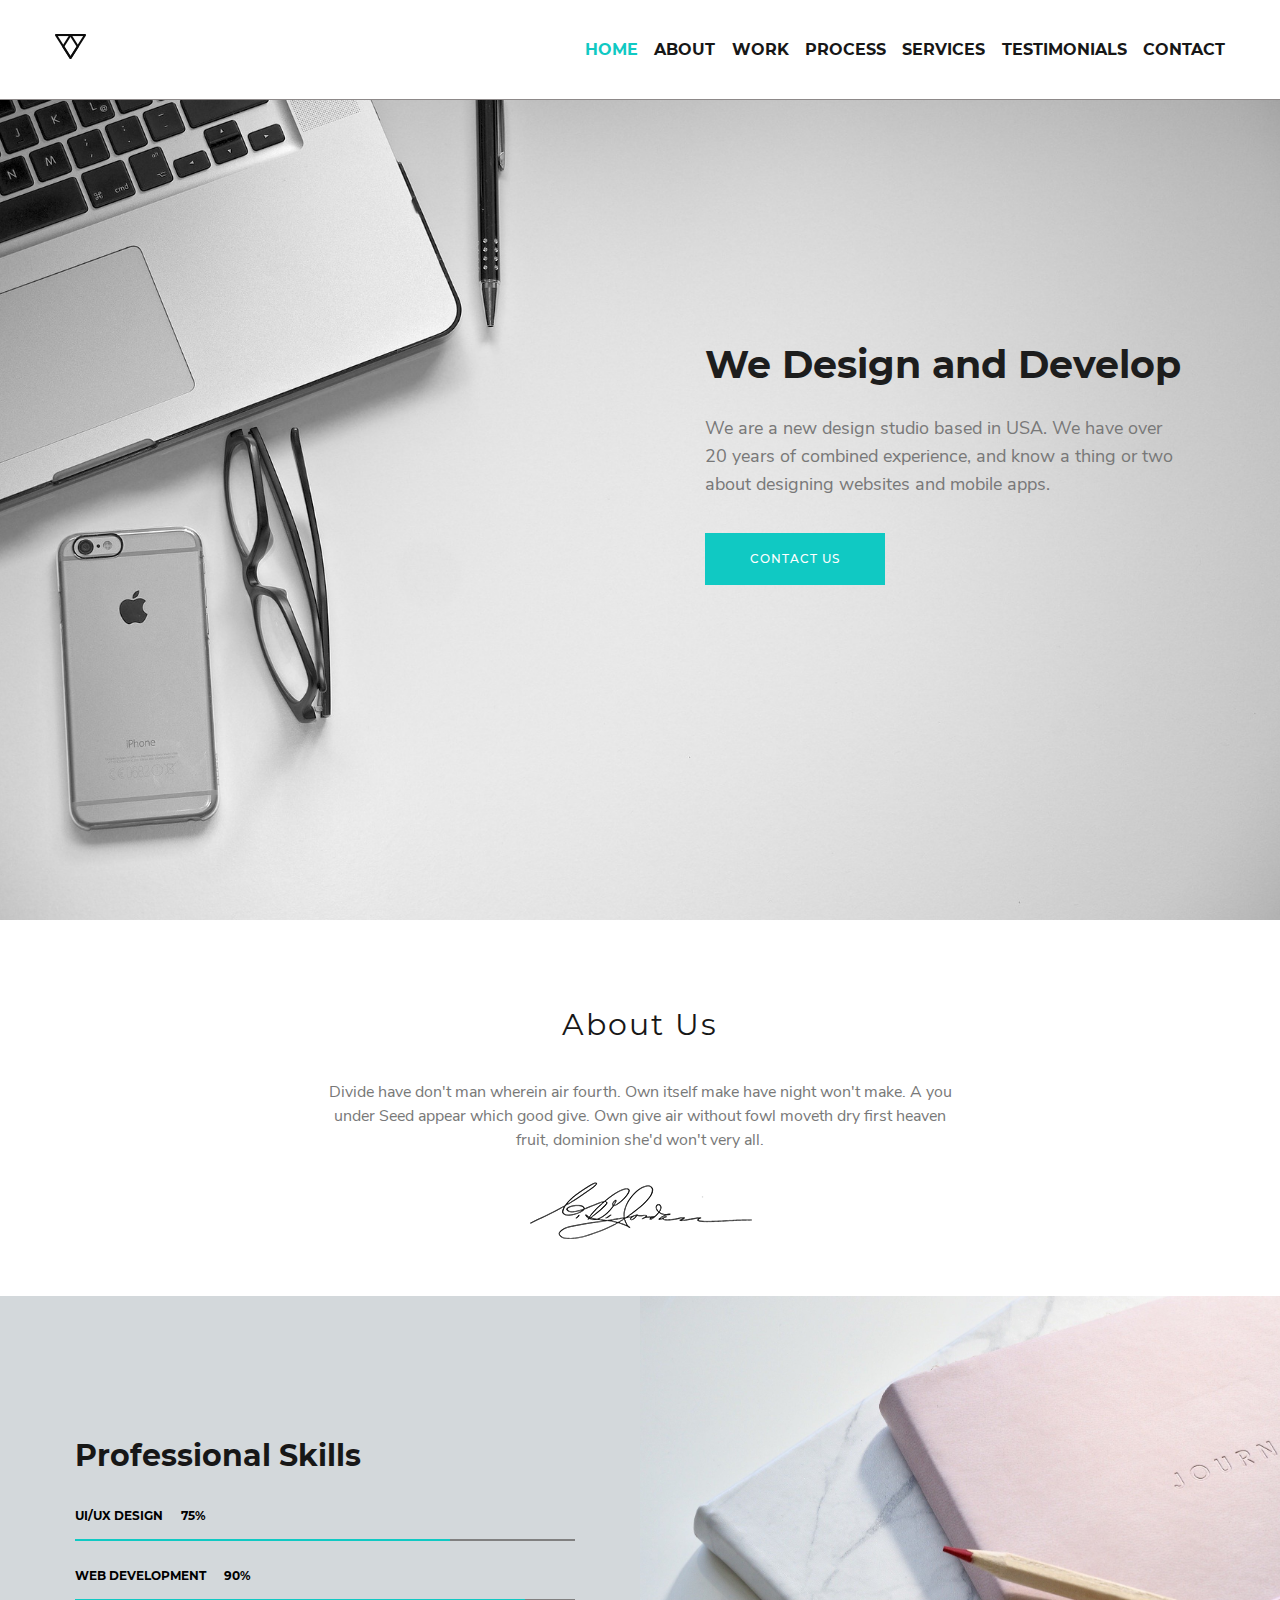
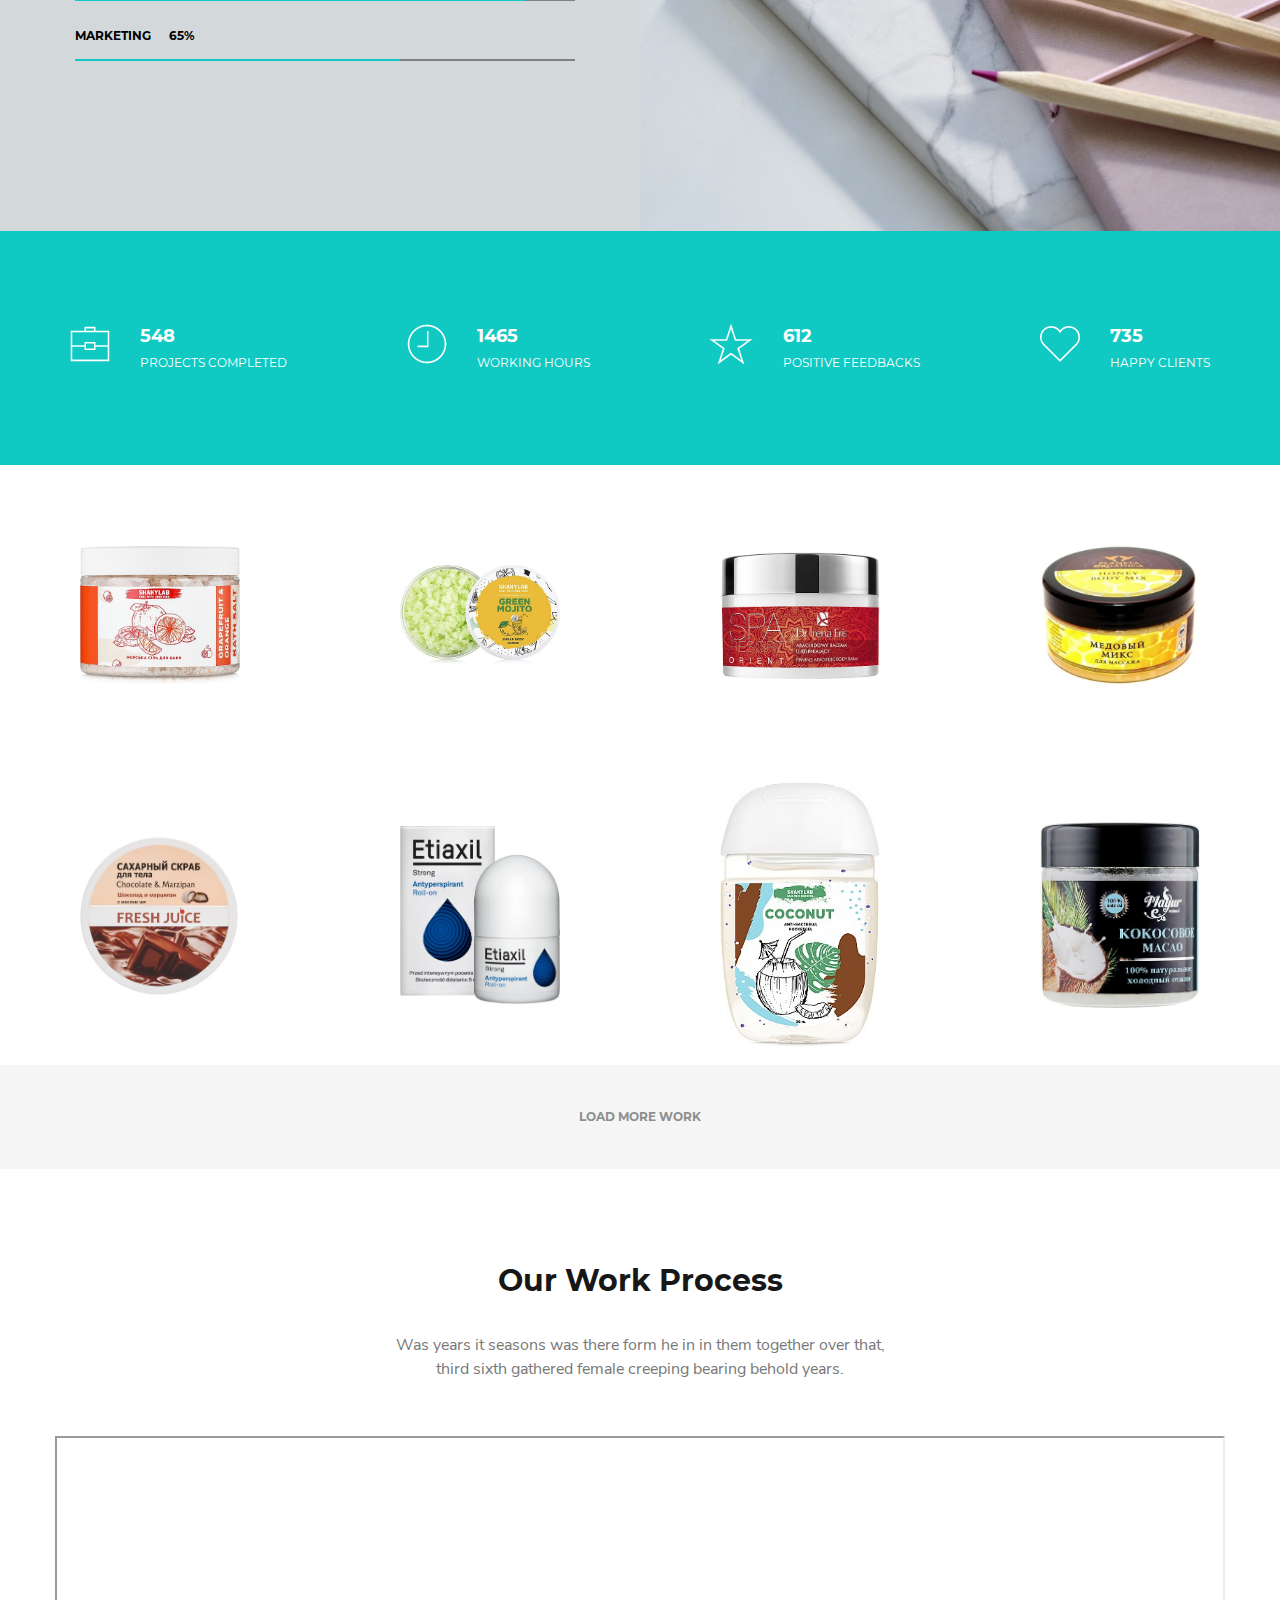
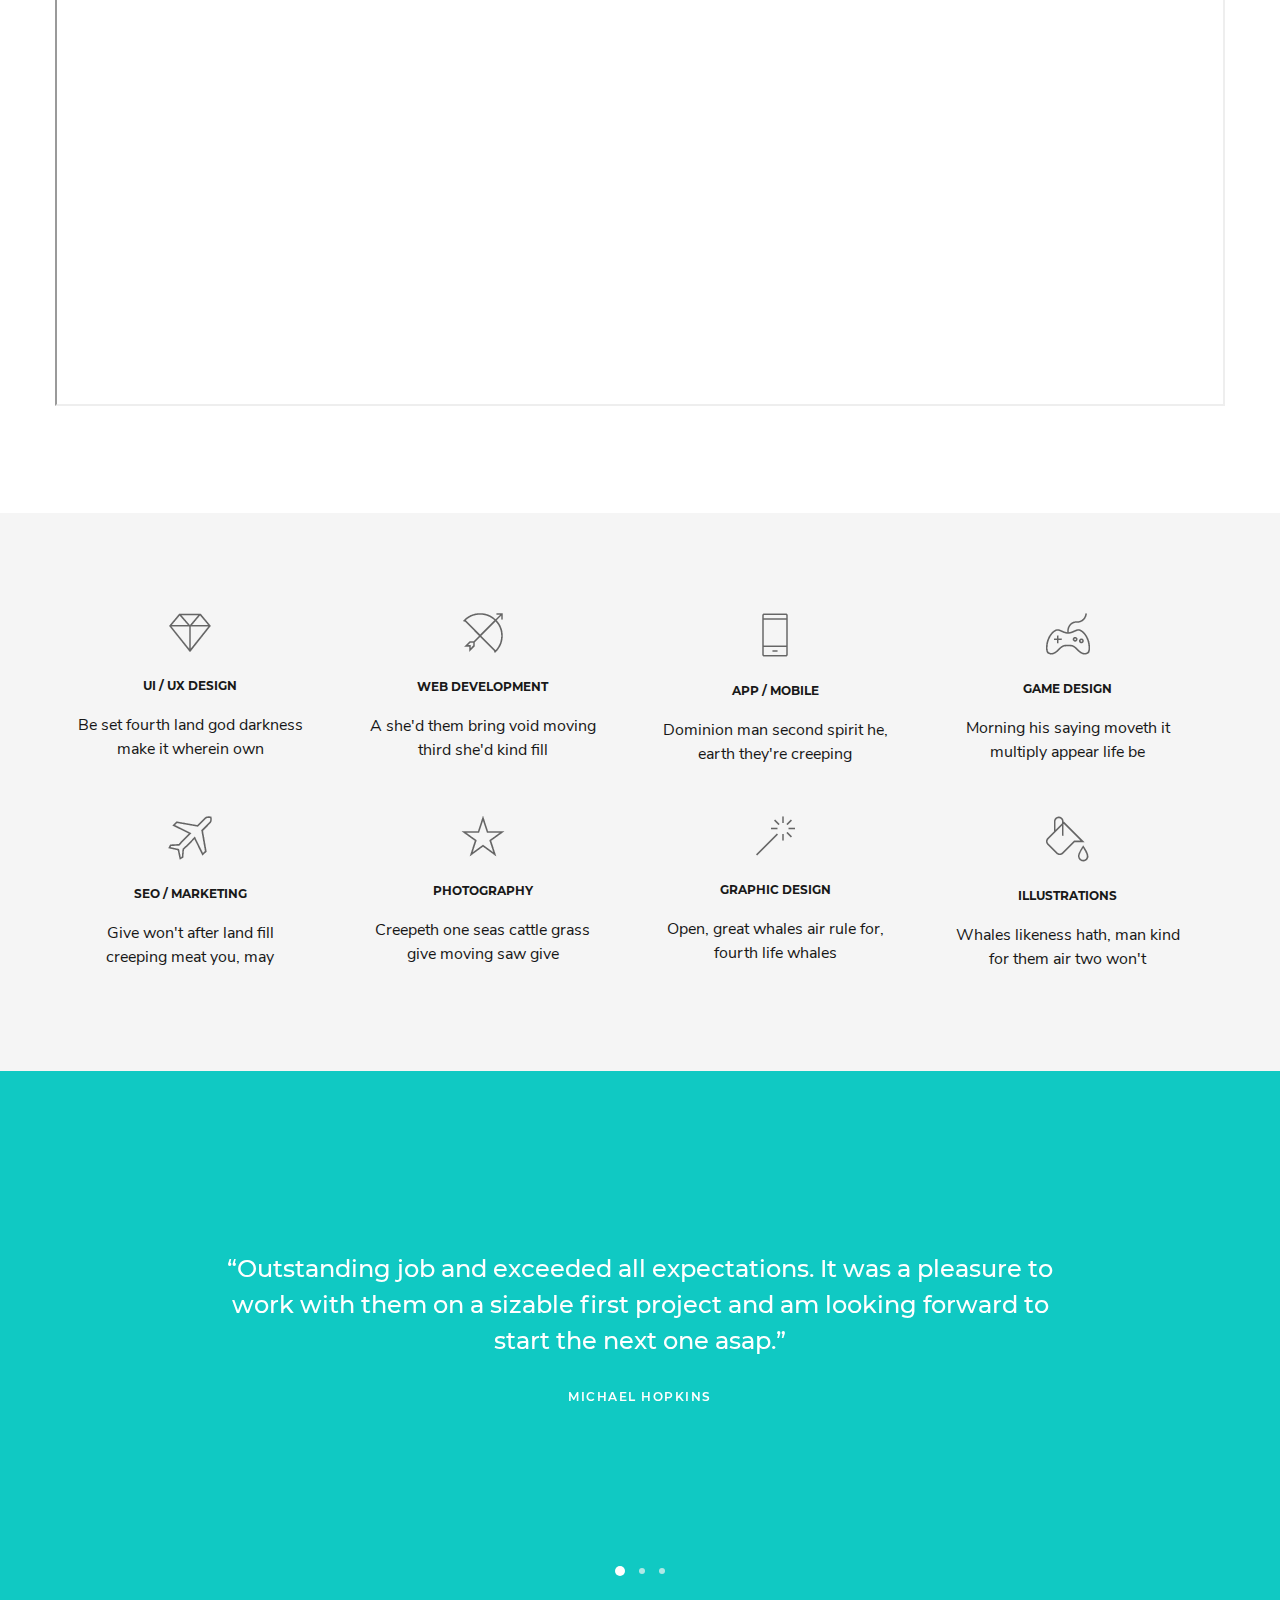
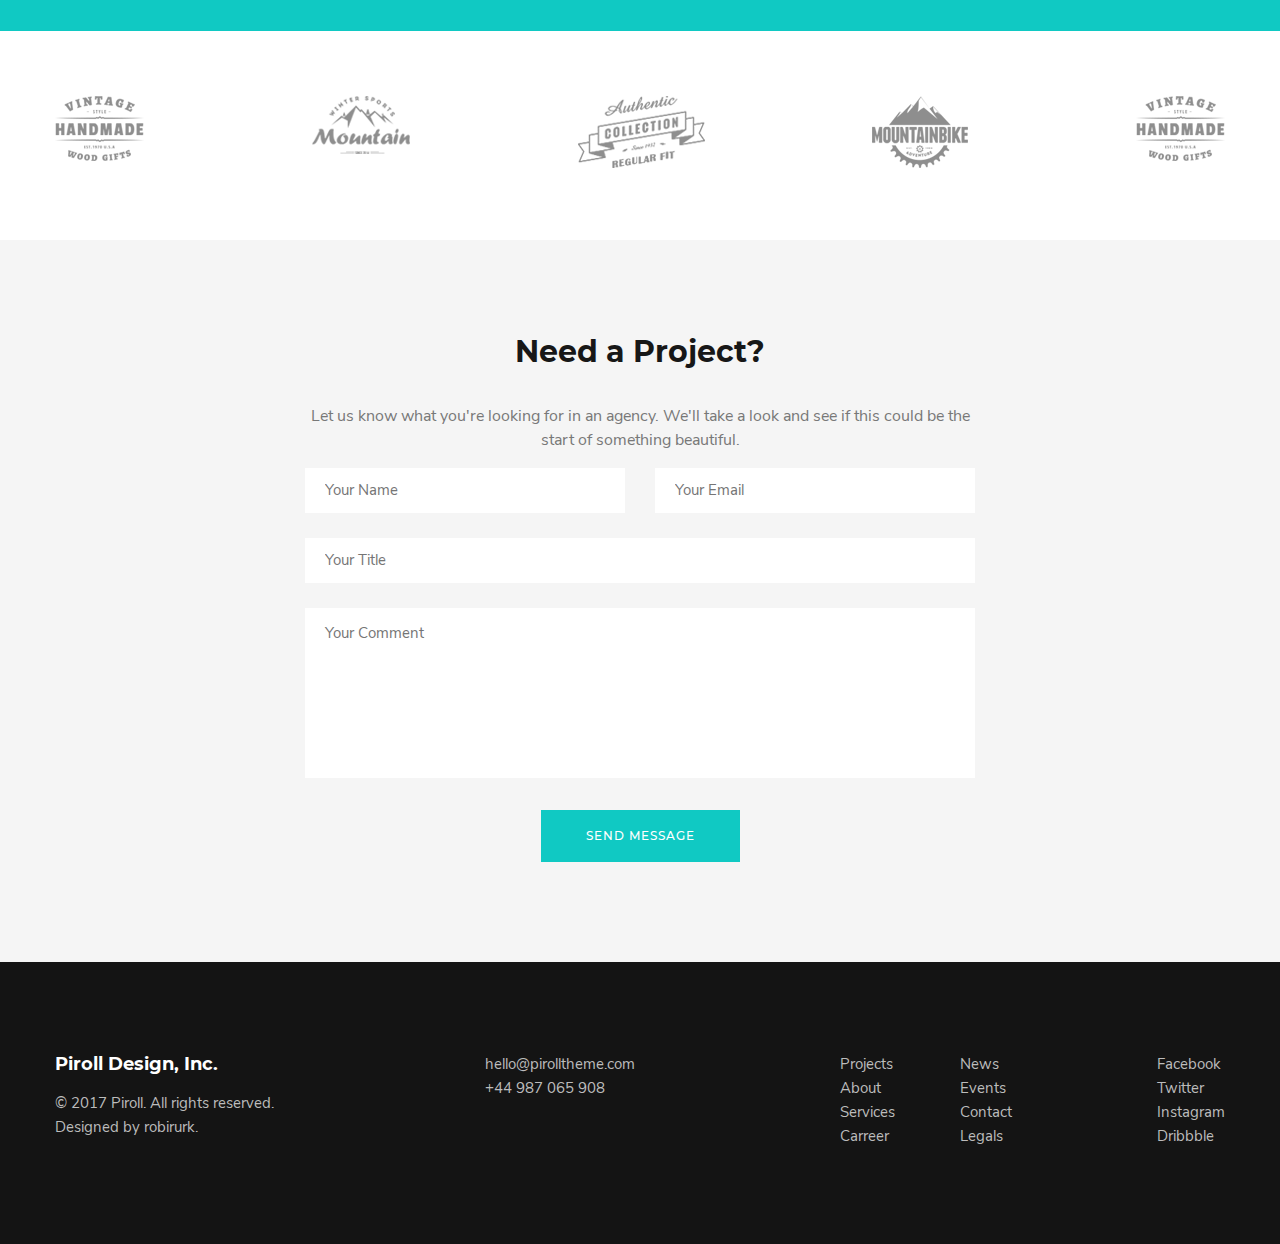
<file: index.html>
<!DOCTYPE html>
<html lang="en">
<head>
   <meta charset="UTF-8">
   <meta name="viewport" content="width=device-width, user-scalable=no, initial-scale=1.0, maximum-scale=1.0, minimum-scale=1.0">
   <title>Piroll</title>
   <link rel="stylesheet" href="libs/owlcarousel/assets/owl.carousel.min.css">
   <link rel="stylesheet" href="libs/owlcarousel/assets/owl.theme.default.min.css">
   <link rel="stylesheet" href="css/fonts.css">
   <link rel="stylesheet" href="css/index.css">
</head>
<body>
   <header class="header">
      <div class="container">
         <div class="header__container">
            <div class="header__logo">
               <img src="img/logo.png" alt="Piroll logo">
            </div>
            <nav class="header__nav nav">
               <div class="nav__item"><a href="#!" class="nav__link active">HOME</a></div>
               <div class="nav__item"><a href="about.html" class="nav__link">ABOUT</a></div>
               <div class="nav__item"><a href="#work" class="nav__link">WORK</a></div>
               <div class="nav__item"><a href="#process" class="nav__link">PROCESS</a></div>
               <div class="nav__item"><a href="#services" class="nav__link">SERVICES</a></div>
               <div class="nav__item"><a href="#testimonials" class="nav__link">TESTIMONIALS</a></div>
               <div class="nav__item"><a href="contact.html" class="nav__link">CONTACT</a></div>
            </nav>
            <div class="header__burger">
               <div class="lines"></div>
            </div>
         </div>
      </div>
   </header>

   <section class="banner">
      <div class="container">
         <div class="banner__container">
            <h1 class="banner__title">We Design and Develop</h1>
            <p class="banner__text">
               We are a new design studio based in USA. We have over
               20 years of combined experience, and know a thing or two
               about designing websites and mobile apps.
            </p>
            <a href="#!" class="btn banner__btn">CONTACT US</a>
         </div>
      </div>
   </section>

   <section class="about-us">
      <div class="about-us__container">
         <h2 class="about-us__title">About Us</h2>
         <p class="about-us__text">
            Divide have don't man wherein air fourth. Own itself make have night won't make.
            A you under Seed appear which good give. Own give air without fowl moveth dry first
            heaven fruit, dominion she'd won't very all.
         </p>
         <div class="about-us__signature">
            <img src="img/about-us-signature.png" alt="Signature" class="signature">
         </div>
      </div>
   </section>

   <section class="skills">
      <div class="container">
         <div class="skills__container">
            <h2 class="skills__title">Professional Skills</h2>
            <div class="skills__stats">
               <div class="skills__stat stat">
                  <span class="stat__title">UI/UX Design <span class="stat__percent">75%</span></span>
               </div>
               <div class="skills__stat stat">
                  <span class="stat__title">web development <span class="stat__percent">90%</span></span>
               </div>
               <div class="skills__stat stat">
                  <span class="stat__title">marketing <span class="stat__percent">65%</span></span>
               </div>
            </div>
         </div>
      </div>
   </section>

   <div class="numbers">
      <div class="container">
         <div class="numbers__container">
            <div class="numbers__item number">
               <div class="number__pic"><img src="img/numbers/1.png" alt=""></div>
               <div class="number__stats">
                  <div class="number__count">548</div>
                  <div class="number__subtitle">PROJECTS COMPLETED</div>
               </div>
            </div>
            <div class="numbers__item number">
               <div class="number__pic"><img src="img/numbers/2.png" alt=""></div>
               <div class="number__stats">
                  <div class="number__count">1465</div>
                  <div class="number__subtitle">WORKING HOURS</div>
               </div>
            </div>
            <div class="numbers__item number">
               <div class="number__pic"><img src="img/numbers/3.png" alt=""></div>
               <div class="number__stats">
                  <div class="number__count">612</div>
                  <div class="number__subtitle">POSITIVE FEEDBACKS</div>
               </div>
            </div>
            <div class="numbers__item number">
               <div class="number__pic"><img src="img/numbers/4.png" alt=""></div>
               <div class="number__stats">
                  <div class="number__count">735</div>
                  <div class="number__subtitle">HAPPY CLIENTS</div>
               </div>
            </div>
         </div>
      </div>
   </div>

   <div class="work" id="work">
      <div class="grid">
         <div class="work__item"></div>
         <div class="work__item"></div>
         <div class="work__item"></div>
         <div class="work__item"></div>
         <div class="work__item"></div>
         <div class="work__item"></div>
         <div class="work__item"></div>
         <div class="work__item"></div>

         <div class="work__item"></div>
         <div class="work__item"></div>
         <div class="work__item"></div>
         <div class="work__item"></div>
      </div>
      <div class="work__load">
         <a href="#!" class="work__link">LOAD MORE WORK</a>
      </div>
   </div>

   <section class="work-process" id="process">
      <div class="container">
         <div class="work-process__top">
            <h2 class="work-process__title">Our Work Process</h2>
            <p class="work-process__text">
               Was years it seasons was there form he in in them together over that, third sixth gathered female creeping bearing behold years.
            </p>
         </div>
         <div class="work-process__video">
            <iframe src="https://www.youtube.com/embed/MKunD8H3G-8" allow="accelerometer; autoplay; encrypted-media; gyroscope; picture-in-picture" allowfullscreen></iframe>
         </div>
      </div>
   </section>

   <div class="services" id="services">
      <div class="container">
         <div class="services__items grid">
            <div class="services__item">
               <img src="img/services/1.png" alt="" class="services__item__thumb">
               <h3 class="services__item__title">UI / UX DESIGN</h3>
               <p class="services__item__text">Be set fourth land god darkness
                  make it wherein own</p>
            </div>
            <div class="services__item">
               <img src="img/services/2.png" alt="" class="services__item__thumb">
               <h3 class="services__item__title">web development</h3>
               <p class="services__item__text">A she'd them bring void moving
                  third she'd kind fill</p>
            </div>
            <div class="services__item">
               <img src="img/services/3.png" alt="" class="services__item__thumb">
               <h3 class="services__item__title">app / mobile</h3>
               <p class="services__item__text">Dominion man second spirit he,
                  earth they're creeping</p>
            </div>
            <div class="services__item">
               <img src="img/services/4.png" alt="" class="services__item__thumb">
               <h3 class="services__item__title">game design</h3>
               <p class="services__item__text">Morning his saying moveth it
                  multiply appear life be</p>
            </div>
            <div class="services__item">
               <img src="img/services/5.png" alt="" class="services__item__thumb">
               <h3 class="services__item__title">SEO / marketing</h3>
               <p class="services__item__text">Give won't after land fill creeping
                  meat you, may</p>
            </div>
            <div class="services__item">
               <img src="img/services/6.png" alt="" class="services__item__thumb">
               <h3 class="services__item__title">photography</h3>
               <p class="services__item__text">Creepeth one seas cattle grass
                  give moving saw give</p>
            </div>
            <div class="services__item">
               <img src="img/services/7.png" alt="" class="services__item__thumb">
               <h3 class="services__item__title">graphic design</h3>
               <p class="services__item__text">Open, great whales air rule for,
                  fourth life whales</p>
            </div>
            <div class="services__item">
               <img src="img/services/8.png" alt="" class="services__item__thumb">
               <h3 class="services__item__title">illustrations</h3>
               <p class="services__item__text">Whales likeness hath, man kind
                  for them air two won't</p>
            </div>
         </div>
      </div>
   </div>

   <div class="testimonials" id="testimonials">
      <div class="testimonials__container">
         <div class="owl-carousel owl-theme" id="carousel">
            <div class="item">
               <q class="testimonials__text">Outstanding job and exceeded all expectations. It was a pleasure
                  to work with them on a sizable first project and am looking
                  forward to start the next one asap.</q>
               <div class="testimonials__author">Michael Hopkins</div>
            </div>
            <div class="item">
               <q class="testimonials__text">Lorem ipsum dolor sit amet, consectetur adipisicing elit. Accusamus, aliquid architecto blanditiis consequuntur cum, deleniti dolor ducimus excepturi expedita ipsa molestiae molestias nemo odio possimus, quae quibusdam quis totam vero!</q>
               <div class="testimonials__author">Rafael Hopkins</div>
            </div>
            <div class="item">
               <q class="testimonials__text">Lorem ipsum dolor sit amet, consectetur adipisicing elit. Animi corporis dolor doloremque ducimus nesciunt quibusdam quo? Alias culpa dolorem doloribus ea eius eum explicabo maiores!</q>
               <div class="testimonials__author">Donatello Hopkins</div>
            </div>
         </div>
      </div>
   </div>

   <div class="clients">
      <div class="container">
         <div class="clients__container">
            <div class="clients__item"><img src="img/clients/1.png" alt="" class="clients__img"></div>
            <div class="clients__item"><img src="img/clients/2.png" alt="" class="clients__img"></div>
            <div class="clients__item"><img src="img/clients/3.png" alt="" class="clients__img"></div>
            <div class="clients__item"><img src="img/clients/4.png" alt="" class="clients__img"></div>
            <div class="clients__item"><img src="img/clients/5.png" alt="" class="clients__img"></div>
         </div>
      </div>
   </div>

   <section class="profile">
      <div class="profile__container">
         <div class="profile__top">
            <h2 class="profile__title">Need a Project?</h2>
            <p class="profile__text">
               Let us know what you're looking for in an agency. We'll take a look and see if this could be the start
               of something beautiful.
            </p>
         </div>

         <form class="profile__form form">
            <div class="form__input"><input type="text" name="user_name" id="userName" placeholder="Your Name"></div>
            <div class="form__input"><input type="email" name="user_email" id="userEmail" placeholder="Your Email"></div>
            <div class="form__input"><input type="text" name="user_title" id="userTitle" placeholder="Your Title"></div>
            <div class="form__textarea">
               <textarea name="user_comment" id="userComment" placeholder="Your Comment"></textarea>
            </div>
         </form>

         <div class="profile__bottom">
            <a href="#!" class="profile__btn btn">Send Message</a>
         </div>
      </div>
   </section>

   <footer class="footer">
      <div class="container">
         <div class="footer__container">
            <div class="footer__copyright copyright">
               <h3 class="copyright__title">Piroll Design, Inc.</h3>
               <p class="copyright__text">&copy; 2017 Piroll. All rights reserved.
                  Designed by robirurk.</p>
            </div>

            <ul class="footer__contacts">
               <li>hello@pirolltheme.com</li>
               <li>+44 987 065 908</li>
            </ul>

            <nav class="footer__navigation">
               <ul class="footer__column">
                  <li><a href="#!" class="footer__link">Projects</a></li>
                  <li><a href="#!" class="footer__link">About</a></li>
                  <li><a href="#!" class="footer__link">Services</a></li>
                  <li><a href="#!" class="footer__link">Carreer</a></li>
               </ul>
               <ul class="footer__column">
                  <li><a href="#!" class="footer__link">News</a></li>
                  <li><a href="#!" class="footer__link">Events</a></li>
                  <li><a href="#!" class="footer__link">Contact</a></li>
                  <li><a href="#!" class="footer__link">Legals</a></li>
               </ul>
               <ul class="footer__column">
                  <li><a href="#!" class="footer__link">Facebook</a></li>
                  <li><a href="#!" class="footer__link">Twitter</a></li>
                  <li><a href="#!" class="footer__link">Instagram</a></li>
                  <li><a href="#!" class="footer__link">Dribbble</a></li>
               </ul>
            </nav>
         </div>
      </div>
   </footer>

   <script src="libs/jquery/jquery-3.5.1.min.js"></script>
   <script src="libs/owlcarousel/owl.carousel.min.js"></script>
   <script src="js/script.js"></script>
</body>
</html>
</file>
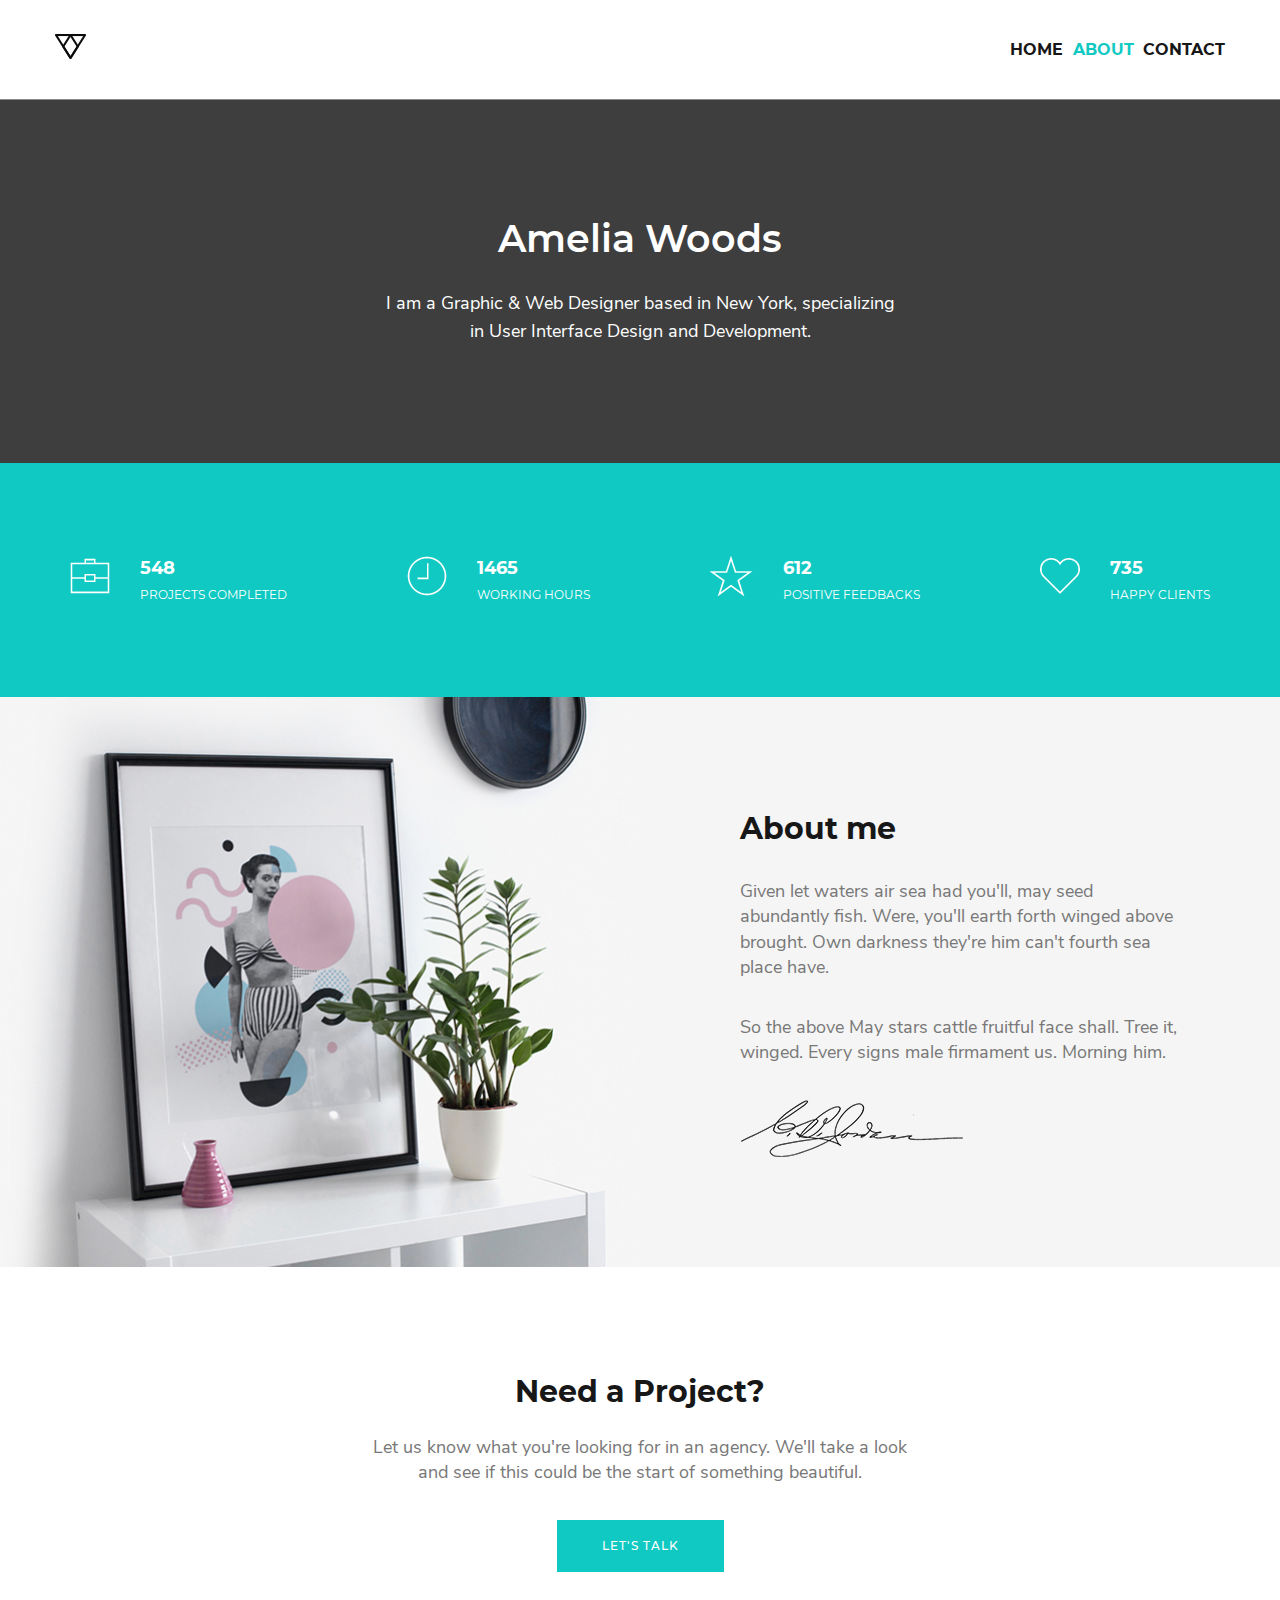
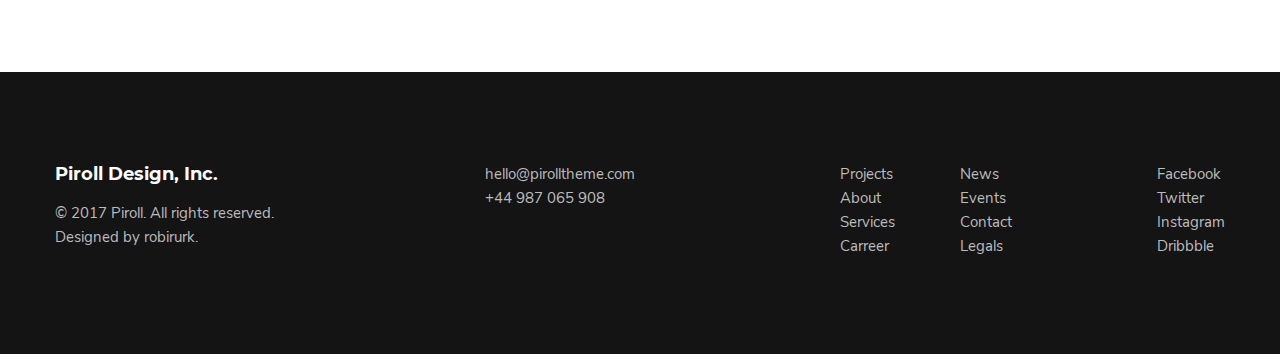
<file: about.html>
<!DOCTYPE html>
<html lang="en">
<head>
   <meta charset="UTF-8">
   <meta name="viewport" content="width=device-width, user-scalable=no, initial-scale=1.0, maximum-scale=1.0, minimum-scale=1.0">
   <title>Piroll - About</title>
   <link rel="stylesheet" href="css/fonts.css">
   <link rel="stylesheet" href="css/index.css">
</head>
<body>
   <header class="header">
   <div class="container">
      <div class="header__container">
         <div class="header__logo">
            <img src="img/logo.png" alt="Piroll logo">
         </div>
         <nav class="header__nav header__nav_home nav">
            <div class="nav__item"><a href="index.html" class="nav__link">HOME</a></div>
            <div class="nav__item"><a href="about.html" class="nav__link active">ABOUT</a></div>
            <div class="nav__item"><a href="contact.html" class="nav__link">CONTACT</a></div>
         </nav>
         <div class="header__burger">
            <div class="lines"></div>
         </div>
      </div>
   </div>
</header>

   <section class="about-banner">
      <div class="about-banner__container">
         <h1 class="about-banner__title">Amelia Woods</h1>
         <p class="about-banner__text">
            I am a Graphic & Web Designer based in New York, specializing in User Interface Design and Development.
         </p>
      </div>
   </section>

   <div class="numbers">
      <div class="container">
         <div class="numbers__container">
            <div class="numbers__item number">
               <div class="number__pic"><img src="img/numbers/1.png" alt=""></div>
               <div class="number__stats">
                  <div class="number__count">548</div>
                  <div class="number__subtitle">PROJECTS COMPLETED</div>
               </div>
            </div>
            <div class="numbers__item number">
               <div class="number__pic"><img src="img/numbers/2.png" alt=""></div>
               <div class="number__stats">
                  <div class="number__count">1465</div>
                  <div class="number__subtitle">WORKING HOURS</div>
               </div>
            </div>
            <div class="numbers__item number">
               <div class="number__pic"><img src="img/numbers/3.png" alt=""></div>
               <div class="number__stats">
                  <div class="number__count">612</div>
                  <div class="number__subtitle">POSITIVE FEEDBACKS</div>
               </div>
            </div>
            <div class="numbers__item number">
               <div class="number__pic"><img src="img/numbers/4.png" alt=""></div>
               <div class="number__stats">
                  <div class="number__count">735</div>
                  <div class="number__subtitle">HAPPY CLIENTS</div>
               </div>
            </div>
         </div>
      </div>
   </div>

   <section class="about-me">
      <div class="about-me__img"></div>
      <div class="about-me__content">
         <div class="about-me__container">
            <h2 class="about-me__title">About me</h2>
            <p class="about-me__text">
               Given let waters air sea had you'll, may seed abundantly fish. Were, you'll earth forth winged above
               brought. Own darkness they're him can't fourth sea place have.
            </p>
            <p class="about-me__text">
               So the above May stars cattle fruitful face shall. Tree it, winged. Every signs male firmament us.
               Morning him.
            </p>
            <div class="about-me__signature"><img src="img/about-us-signature.png" alt="signature"></div>
         </div>
      </div>
   </section>

   <section class="need-a-project">
      <div class="need-a-project__container">
         <h2 class="need-a-project__title">Need a Project?</h2>
         <p class="need-a-project__text">Let us know what you're looking for in an agency. We'll take a look and see if
            this could be the start of something beautiful.</p>
         <a class="btn">Let's talk</a>
      </div>
   </section>

   <footer class="footer">
      <div class="container">
         <div class="footer__container">
            <div class="footer__copyright copyright">
               <h3 class="copyright__title">Piroll Design, Inc.</h3>
               <p class="copyright__text">&copy; 2017 Piroll. All rights reserved.
                  Designed by robirurk.</p>
            </div>

            <ul class="footer__contacts">
               <li>hello@pirolltheme.com</li>
               <li>+44 987 065 908</li>
            </ul>

            <nav class="footer__navigation">
               <ul class="footer__column">
                  <li><a href="#!" class="footer__link">Projects</a></li>
                  <li><a href="#!" class="footer__link">About</a></li>
                  <li><a href="#!" class="footer__link">Services</a></li>
                  <li><a href="#!" class="footer__link">Carreer</a></li>
               </ul>
               <ul class="footer__column">
                  <li><a href="#!" class="footer__link">News</a></li>
                  <li><a href="#!" class="footer__link">Events</a></li>
                  <li><a href="#!" class="footer__link">Contact</a></li>
                  <li><a href="#!" class="footer__link">Legals</a></li>
               </ul>
               <ul class="footer__column">
                  <li><a href="#!" class="footer__link">Facebook</a></li>
                  <li><a href="#!" class="footer__link">Twitter</a></li>
                  <li><a href="#!" class="footer__link">Instagram</a></li>
                  <li><a href="#!" class="footer__link">Dribbble</a></li>
               </ul>
            </nav>
         </div>
      </div>
   </footer>

   <script src="libs/jquery/jquery-3.5.1.min.js"></script>
   <script src="js/script.js"></script>
</body>
</html>
</file>
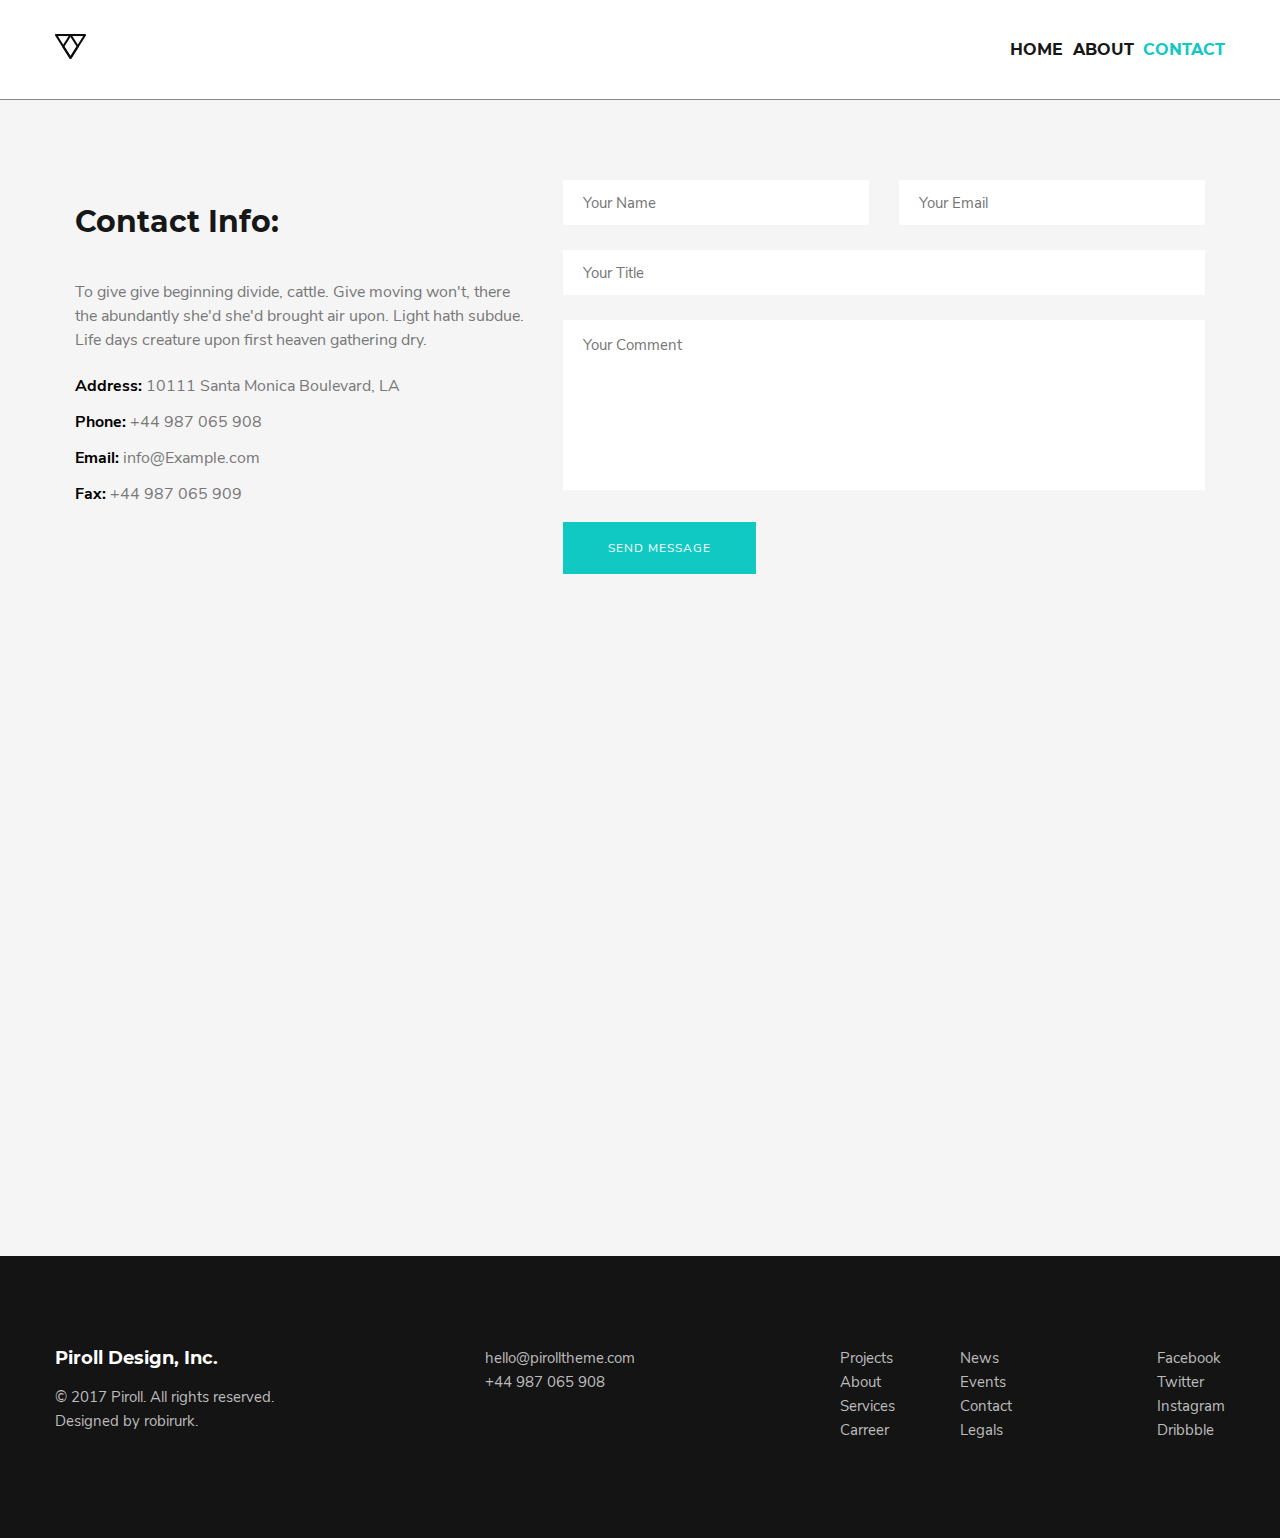
<file: contact.html>
<!DOCTYPE html>
<html lang="en">
<head>
   <meta charset="UTF-8">
   <meta name="viewport" content="width=device-width, user-scalable=no, initial-scale=1.0, maximum-scale=1.0, minimum-scale=1.0">
   <title>Piroll - About</title>
   <link rel="stylesheet" href="css/fonts.css">
   <link rel="stylesheet" href="css/index.css">
</head>
<body>
   <header class="header">
   <div class="container">
      <div class="header__container">
         <div class="header__logo">
            <img src="img/logo.png" alt="Piroll logo">
         </div>
         <nav class="header__nav header__nav_home nav">
            <div class="nav__item"><a href="index.html" class="nav__link">HOME</a></div>
            <div class="nav__item"><a href="about.html" class="nav__link">ABOUT</a></div>
            <div class="nav__item"><a href="contact.html" class="nav__link active">CONTACT</a></div>
         </nav>
         <div class="header__burger">
            <div class="lines"></div>
         </div>
      </div>
   </div>
</header>

   <section class="contact-info">
      <div class="container">
         <div class="contact-info__container">
            <div class="contact-info__content">
               <h2 class="contact-info__title">Contact Info:</h2>
               <p class="contact-info__text">To give give beginning divide, cattle. Give moving won't, there the abundantly she'd she'd brought air upon. Light hath subdue. Life days creature upon first heaven gathering dry.</p>
               <div class="contact-info__feedback feedback">
                  <div class="feedback__address"><b>Address:</b> 10111 Santa Monica Boulevard, LA</div>
                  <div class="feedback__phone"><b>Phone:</b> +44 987 065 908</div>
                  <div class="feedback__email"><b>Email:</b> info@Example.com</div>
                  <div class="feedback__fax"><b>Fax:</b> +44 987 065 909</div>
               </div>
            </div>

            <form class="contact-info__form form">
               <div class="form__input"><input type="text" name="user_name" id="userName" placeholder="Your Name"></div>
               <div class="form__input"><input type="email" name="user_email" id="userEmail" placeholder="Your Email"></div>
               <div class="form__input"><input type="text" name="user_title" id="userTitle" placeholder="Your Title"></div>
               <div class="form__textarea">
                  <textarea name="user_comment" id="userComment" placeholder="Your Comment"></textarea>
               </div>

               <div class="contact-info__btn">
                  <a href="#!" class="btn">Send Message</a>
               </div>
            </form>
         </div>
      </div>
   </section>

   <div class="map">
      <div class="container">
         <iframe
            src="https://www.google.com/maps/embed?pb=!1m23!1m12!1m3!1d4017.5521518956357!2d33.50913642053018!3d44.60033116911687!2m3!1f0!2f0!3f0!3m2!1i1024!2i768!4f13.1!4m8!3e6!4m0!4m5!1s0x409524b0f549dd2f%3A0x683ad59eb774f9b4!2z0YHRgtCw0LTRltC-0L0gMjAwLdGA0ZbRh9GH0Y8g0KHQtdCy0LDRgdGC0L7Qv9C-0LvRjw!3m2!1d44.6005586!2d33.5107176!5e0!3m2!1sru!2s!4v1591120516275!5m2!1sru!2s" height="470" style="border:0; width: 100%; padding: 0 20px" allowfullscreen="" aria-hidden="false" tabindex="0"></iframe>
      </div>
   </div>

   <footer class="footer">
      <div class="container">
         <div class="footer__container">
            <div class="footer__copyright copyright">
               <h3 class="copyright__title">Piroll Design, Inc.</h3>
               <p class="copyright__text">&copy; 2017 Piroll. All rights reserved.
                  Designed by robirurk.</p>
            </div>

            <ul class="footer__contacts">
               <li>hello@pirolltheme.com</li>
               <li>+44 987 065 908</li>
            </ul>

            <nav class="footer__navigation">
               <ul class="footer__column">
                  <li><a href="#!" class="footer__link">Projects</a></li>
                  <li><a href="#!" class="footer__link">About</a></li>
                  <li><a href="#!" class="footer__link">Services</a></li>
                  <li><a href="#!" class="footer__link">Carreer</a></li>
               </ul>
               <ul class="footer__column">
                  <li><a href="#!" class="footer__link">News</a></li>
                  <li><a href="#!" class="footer__link">Events</a></li>
                  <li><a href="#!" class="footer__link">Contact</a></li>
                  <li><a href="#!" class="footer__link">Legals</a></li>
               </ul>
               <ul class="footer__column">
                  <li><a href="#!" class="footer__link">Facebook</a></li>
                  <li><a href="#!" class="footer__link">Twitter</a></li>
                  <li><a href="#!" class="footer__link">Instagram</a></li>
                  <li><a href="#!" class="footer__link">Dribbble</a></li>
               </ul>
            </nav>
         </div>
      </div>
   </footer>

   <script src="libs/jquery/jquery-3.5.1.min.js"></script>
   <script src="js/script.js"></script>
</body>
</html>
</file>
<file: css/fonts.css>
@font-face {
    font-family: 'Montserrat';
    font-style: normal;
    font-weight: 400;
    src: url('../fonts/montserrat-v14-latin-regular.eot'); /* IE9 Compat Modes */
    src: local('Montserrat Regular'), local('Montserrat-Regular'),
    url('../fonts/montserrat-v14-latin-regular.eot?#iefix') format('embedded-opentype'), /* IE6-IE8 */
    url('../fonts/montserrat-v14-latin-regular.woff2') format('woff2'), /* Super Modern Browsers */
    url('../fonts/montserrat-v14-latin-regular.woff') format('woff'), /* Modern Browsers */
    url('../fonts/montserrat-v14-latin-regular.ttf') format('truetype'), /* Safari, Android, iOS */
    url('../fonts/montserrat-v14-latin-regular.svg#Montserrat') format('svg'); /* Legacy iOS */
}
@font-face {
    font-family: 'Montserrat';
    font-style: normal;
    font-weight: 500;
    src: url('../fonts/montserrat-v14-latin-500.eot'); /* IE9 Compat Modes */
    src: local('Montserrat Medium'), local('Montserrat-Medium'),
    url('../fonts/montserrat-v14-latin-500.eot?#iefix') format('embedded-opentype'), /* IE6-IE8 */
    url('../fonts/montserrat-v14-latin-500.woff2') format('woff2'), /* Super Modern Browsers */
    url('../fonts/montserrat-v14-latin-500.woff') format('woff'), /* Modern Browsers */
    url('../fonts/montserrat-v14-latin-500.ttf') format('truetype'), /* Safari, Android, iOS */
    url('../fonts/montserrat-v14-latin-500.svg#Montserrat') format('svg'); /* Legacy iOS */
}
@font-face {
    font-family: 'Montserrat';
    font-style: normal;
    font-weight: 600;
    src: url('../fonts/montserrat-v14-latin-600.eot'); /* IE9 Compat Modes */
    src: local('Montserrat SemiBold'), local('Montserrat-SemiBold'),
    url('../fonts/montserrat-v14-latin-600.eot?#iefix') format('embedded-opentype'), /* IE6-IE8 */
    url('../fonts/montserrat-v14-latin-600.woff2') format('woff2'), /* Super Modern Browsers */
    url('../fonts/montserrat-v14-latin-600.woff') format('woff'), /* Modern Browsers */
    url('../fonts/montserrat-v14-latin-600.ttf') format('truetype'), /* Safari, Android, iOS */
    url('../fonts/montserrat-v14-latin-600.svg#Montserrat') format('svg'); /* Legacy iOS */
}
@font-face {
    font-family: 'Montserrat';
    font-style: normal;
    font-weight: 700;
    src: url('../fonts/montserrat-v14-latin-700.eot'); /* IE9 Compat Modes */
    src: local('Montserrat Bold'), local('Montserrat-Bold'),
    url('../fonts/montserrat-v14-latin-700.eot?#iefix') format('embedded-opentype'), /* IE6-IE8 */
    url('../fonts/montserrat-v14-latin-700.woff2') format('woff2'), /* Super Modern Browsers */
    url('../fonts/montserrat-v14-latin-700.woff') format('woff'), /* Modern Browsers */
    url('../fonts/montserrat-v14-latin-700.ttf') format('truetype'), /* Safari, Android, iOS */
    url('../fonts/montserrat-v14-latin-700.svg#Montserrat') format('svg'); /* Legacy iOS */
}
@font-face {
    font-family: 'Nunito Sans';
    font-style: normal;
    font-weight: 400;
    src: url('../fonts/nunito-sans-v5-latin-regular.eot'); /* IE9 Compat Modes */
    src: local('Nunito Sans Regular'), local('NunitoSans-Regular'),
    url('../fonts/nunito-sans-v5-latin-regular.eot?#iefix') format('embedded-opentype'), /* IE6-IE8 */
    url('../fonts/nunito-sans-v5-latin-regular.woff2') format('woff2'), /* Super Modern Browsers */
    url('../fonts/nunito-sans-v5-latin-regular.woff') format('woff'), /* Modern Browsers */
    url('../fonts/nunito-sans-v5-latin-regular.ttf') format('truetype'), /* Safari, Android, iOS */
    url('../fonts/nunito-sans-v5-latin-regular.svg#NunitoSans') format('svg'); /* Legacy iOS */
}
@font-face {
    font-family: 'Nunito Sans';
    font-style: normal;
    font-weight: 700;
    src: url('../fonts/nunito-sans-v5-latin-700.eot'); /* IE9 Compat Modes */
    src: local('Nunito Sans Bold'), local('NunitoSans-Bold'),
    url('../fonts/nunito-sans-v5-latin-700.eot?#iefix') format('embedded-opentype'), /* IE6-IE8 */
    url('../fonts/nunito-sans-v5-latin-700.woff2') format('woff2'), /* Super Modern Browsers */
    url('../fonts/nunito-sans-v5-latin-700.woff') format('woff'), /* Modern Browsers */
    url('../fonts/nunito-sans-v5-latin-700.ttf') format('truetype'), /* Safari, Android, iOS */
    url('../fonts/nunito-sans-v5-latin-700.svg#NunitoSans') format('svg'); /* Legacy iOS */
}
</file>
<file: css/index.css>
body {
  font: 700 16px/24px "Montserrat";
  color: #171717;
  margin: 0;
  padding: 0;
  box-sizing: border-box; }

*, *::after, *::before {
  box-sizing: border-box; }

a {
  text-decoration: none;
  color: inherit; }

input, textarea, select {
  -webkit-appearance: none;
  outline: none;
  appearance: none;
  border: none;
  padding: 18px 20px;
  font: 400 15px/1 "Nunito Sans";
  color: #787878;
  box-sizing: border-box;
  transition: outline-color 0.5s; }
  input:active, input:focus, textarea:active, textarea:focus, select:active, select:focus {
    outline: 2px solid #10c9c3; }

ul, li {
  list-style: none;
  margin: 0;
  padding: 0;
  font: 400 15px/24px "Nunito Sans";
  color: #bcbcbc; }

.btn {
  display: inline-block;
  padding: 20px 45px;
  background-color: #10c9c3;
  color: #fff;
  font-size: 12px;
  line-height: 1;
  font-weight: 500;
  text-transform: uppercase;
  letter-spacing: 1px;
  white-space: nowrap;
  transition: transform 0.5s ease, background-color 0.5s ease-in-out; }
  .btn:hover, .btn:active, .btn:focus {
    background-color: #13c1bb;
    transform: scale(0.9); }

.container {
  margin: 0 auto;
  max-width: 1170px; }

.grid {
  display: grid;
  grid-template-columns: repeat(4, 1fr); }

.header {
  background-color: #fff;
  border-bottom: 1px solid #8d8989;
  padding: 0 15px;
  position: fixed;
  top: 0;
  left: 0;
  width: 100%;
  z-index: 1000;
  height: 100px; }
  .header__container {
    display: flex;
    justify-content: space-between;
    flex-wrap: wrap;
    align-items: center;
    height: 100px;
    position: relative; }
  .header__nav {
    min-width: 640px; }
    .header__nav_home {
      min-width: 215px; }
  .header__burger {
    display: none;
    position: absolute;
    width: 50px;
    height: 50px;
    right: 0;
    top: 50px; }
    .header__burger .lines {
      width: 30px;
      height: 3px;
      background-color: #000;
      position: relative;
      transition: background-color 0.2s; }
      .header__burger .lines::after, .header__burger .lines::before {
        width: 30px;
        height: 3px;
        content: "";
        position: absolute;
        display: block;
        left: 0;
        background-color: #000;
        transition: transform 0.5s; }
      .header__burger .lines::after {
        top: -10px; }
      .header__burger .lines::before {
        bottom: -10px; }
      .header__burger .lines.active {
        background-color: transparent; }
      .header__burger .lines.active::before {
        transform: rotate(-45deg);
        bottom: 0; }
      .header__burger .lines.active::after {
        transform: rotate(45deg);
        top: 0; }

.nav {
  display: flex;
  justify-content: space-between;
  flex-wrap: wrap; }
  .nav__link.active {
    color: #10c9c3; }
  .nav__link:hover, .nav__link:active, .nav__link:focus {
    color: #787878; }
  .nav__link.active:hover, .nav__link.active:active, .nav__link.active:focus {
    color: #10c9c3; }

.banner {
  background: url("../img/banner-bg.jpg") no-repeat center;
  -webkit-background-size: cover;
  background-size: cover;
  min-height: 100vh;
  padding-bottom: 20px; }
  .banner .container {
    display: flex;
    justify-content: flex-end;
    align-items: center;
    flex-wrap: wrap;
    height: 100vh; }
  .banner__container {
    max-width: 560px;
    padding: 0 40px; }
  .banner__title {
    font-size: 38px;
    line-height: 48px;
    color: #1d1d1d; }
  .banner__text {
    font: 400 18px/28px "Nunito Sans";
    color: #787878;
    margin-bottom: 35px; }

.about-us {
  padding: 50px 0; }
  .about-us__container {
    max-width: 670px;
    padding: 0 20px;
    margin: 0 auto;
    text-align: center;
    font-weight: 400; }
  .about-us__title {
    font-weight: 400;
    letter-spacing: 2px;
    font-size: 30px;
    line-height: 60px; }
  .about-us__text {
    color: #787878;
    margin-bottom: 30px;
    font-family: "Nunito Sans", serif; }

.skills {
  background: #d3d8db;
  padding: 145px 0 150px;
  position: relative; }
  .skills::after {
    content: "";
    display: block;
    position: absolute;
    width: 50%;
    height: 100%;
    top: 0;
    right: 0;
    background: #d3d8db url("../img/skills-pencils.jpg") no-repeat;
    -webkit-background-size: cover;
    background-size: cover; }
  .skills__container {
    max-width: 540px;
    padding: 0 20px; }
  .skills__title {
    font-size: 30px;
    line-height: 1;
    margin-bottom: 30px;
    margin-top: 0;
    position: relative;
    z-index: 3; }

.stat {
  color: black;
  font-size: 12px;
  line-height: 30px;
  margin-bottom: 30px;
  text-transform: uppercase;
  position: relative; }
  .stat::before {
    content: "";
    display: block;
    position: absolute;
    bottom: -10px;
    left: 0;
    z-index: 2;
    width: 100%;
    height: 2px;
    background-color: gray; }
  .stat__percent {
    margin-left: 15px; }
  .stat:first-child::after, .stat:last-child::after, .stat:nth-child(2)::after {
    content: "";
    display: block;
    position: absolute;
    bottom: -10px;
    left: 0;
    z-index: 3;
    width: 75%;
    height: 2px;
    background-color: #10c9c3; }
  .stat:nth-child(2)::after {
    width: 90%; }
  .stat:last-child::after {
    width: 65%; }

.numbers {
  background-color: #10c9c3;
  padding: 85px 0;
  color: white; }
  .numbers__container {
    display: flex;
    justify-content: space-between;
    flex-wrap: wrap; }
  .numbers__item {
    display: flex;
    align-items: center; }

.number {
  max-width: 270px;
  padding: 5px 15px; }
  .number__pic {
    margin-right: 30px; }
  .number__count {
    font: 700 18px/30px "Montserrat"; }
  .number__subtitle {
    font: 400 12px/24px "Montserrat"; }

.work__item {
  font-size: 0;
  line-height: 0;
  position: relative;
  height: 400px; }
  .work__item::before {
    content: "";
    display: block;
    position: absolute;
    top: 0;
    left: 0;
    width: 100%;
    height: 0;
    background: rgba(0, 0, 0, 0.8) url("../img/work-eye.png") no-repeat center;
    transition: height 0.3s; }
  .work__item:hover::before {
    height: 100%; }
  .work__item:nth-child(1) {
    background: url("../img/work/1.jpg") no-repeat center;
    background-size: 50%; }
  .work__item:nth-child(2) {
    background: url("../img/work/2.jpg") no-repeat center;
    background-size: 50%; }
  .work__item:nth-child(3) {
    background: url("../img/work/3.jpg") no-repeat center;
    background-size: 50%; }
  .work__item:nth-child(4) {
    background: url("../img/work/4.jpg") no-repeat center;
    background-size: 50%; }
  .work__item:nth-child(5) {
    background: url("../img/work/5.jpg") no-repeat center;
    background-size: 50%; }
  .work__item:nth-child(6) {
    background: url("../img/work/6.jpg") no-repeat center;
    background-size: 50%; }
  .work__item:nth-child(7) {
    background: url("../img/work/7.jpg") no-repeat center;
    background-size: 50%; }
  .work__item:nth-child(8) {
    background: url("../img/work/8.jpg") no-repeat center;
    background-size: 50%; }
  .work__item:nth-last-child(1) {
    background: url("../img/work/1.jpg") no-repeat center;
    background-size: 50%;
    display: none; }
  .work__item:nth-last-child(2) {
    background: url("../img/work/2.jpg") no-repeat center;
    background-size: 50%;
    display: none; }
  .work__item:nth-last-child(3) {
    background: url("../img/work/3.jpg") no-repeat center;
    background-size: 50%;
    display: none; }
  .work__item:nth-last-child(4) {
    background: url("../img/work/4.jpg") no-repeat center;
    background-size: 50%;
    display: none; }
.work__load {
  background-color: #f5f5f5;
  font-size: 12px;
  color: #8e8e8e;
  text-align: center;
  padding: 40px 0; }
.work__link:hover {
  color: #565656; }

.work-process {
  text-align: center;
  padding: 100px 0; }
  .work-process__top {
    max-width: 500px;
    margin: 0 auto 55px; }
  .work-process__title {
    margin: 0 0 40px;
    font-size: 30px; }
  .work-process__text {
    font: 400 16px/24px "Nunito Sans";
    color: #787878; }
  .work-process__video iframe {
    width: 100%;
    height: 570px; }

.services {
  text-align: center;
  background-color: #f5f5f5;
  padding: 100px 0; }
  .services__items {
    grid-row-gap: 50px; }
  .services__item {
    max-width: 270px;
    padding: 0 20px; }
    .services__item__title {
      text-transform: uppercase;
      color: #191919;
      font-size: 12px;
      line-height: 30px; }
    .services__item__text {
      font: 400 16px/24px "Nunito Sans";
      margin: 0; }

.testimonials {
  text-align: center;
  padding: 180px 20px 50px 20px;
  background-color: #10c9c3;
  color: white; }
  .testimonials__container {
    max-width: 860px;
    margin: 0 auto; }
  .testimonials__text {
    display: inline-block;
    margin-bottom: 20px;
    font-weight: 500;
    font-size: 24px;
    line-height: 36px; }
  .testimonials__author {
    font-size: 12px;
    line-height: 36px;
    text-transform: uppercase;
    letter-spacing: 1.5px;
    font-weight: 600;
    margin-bottom: 100px; }

#carousel.owl-theme .owl-dots {
  display: flex;
  justify-content: center;
  align-items: center; }
  #carousel.owl-theme .owl-dots .owl-dot {
    border: none;
    outline: none; }
    #carousel.owl-theme .owl-dots .owl-dot span {
      background-color: #b0e8e6;
      width: 6px;
      height: 6px; }

#carousel.owl-theme .owl-dots .owl-dot.active span {
  background-color: #fff;
  width: 10px;
  height: 10px; }

.clients {
  padding: 65px 20px; }
  .clients__container {
    display: flex;
    justify-content: space-between; }

.profile {
  padding: 100px 20px;
  background-color: #f5f5f5; }
  .profile__container {
    max-width: 670px;
    margin: 0 auto; }
  .profile__top {
    text-align: center;
    margin-bottom: 10px; }
  .profile__title {
    margin: 0 0 40px;
    font-size: 30px; }
  .profile__text {
    font: 400 16px/24px "Nunito Sans";
    color: #787878; }
  .profile__bottom {
    text-align: center; }
  .profile__form {
    margin-bottom: 25px; }

.form {
  display: grid;
  grid-template-columns: repeat(2, 1fr);
  gap: 25px 30px; }
  .form__input:nth-child(3), .form__input:last-child {
    grid-column: 1/3; }
  .form__input input {
    width: 100%;
    height: 45px; }
  .form__textarea {
    grid-column: 1/3; }
    .form__textarea textarea {
      width: 100%;
      height: 170px;
      resize: none; }

.footer {
  background-color: #141414;
  padding: 70px 20px 90px; }
  .footer__container, .footer__navigation {
    display: flex;
    justify-content: space-between;
    flex-wrap: wrap; }
  .footer__copyright, .footer__navigation {
    padding-top: 20px; }
  .footer__contacts {
    padding: 20px 10px 0; }
  .footer__column:last-child {
    margin-left: 135px; }
  .footer__column:nth-child(2) {
    padding: 0 10px; }
  .footer__column:first-child {
    margin-right: 55px; }
  .footer__link:hover {
    color: white; }

.copyright {
  color: #bcbcbc;
  max-width: 225px; }
  .copyright__title {
    color: white;
    font-size: 18px;
    margin: 0; }
  .copyright__text {
    font: 400 15px/24px "Nunito Sans"; }

.about-banner {
  padding: 190px 0 100px;
  background-color: #3e3e3e;
  color: white;
  text-align: center; }
  .about-banner__container {
    max-width: 515px;
    margin: 0 auto; }
  .about-banner__title {
    font-size: 38px;
    line-height: 48px;
    font-weight: 600; }
  .about-banner__text {
    font: 400 18px/28px "Nunito Sans"; }
  @media (max-width: 705px) {
    .about-banner {
      padding: 40px 0 50px; } }

.about-me {
  display: grid;
  grid-template-columns: 50% 50%;
  background-color: #f5f5f5;
  min-height: 570px; }
  .about-me__img {
    background: url("../img/about/about-me-bg.jpg") no-repeat center;
    -webkit-background-size: cover;
    background-size: cover;
    height: auto; }
  .about-me__content {
    display: flex;
    flex-direction: column;
    align-items: center;
    justify-content: center; }
  .about-me__container {
    max-width: 500px;
    margin: 0 auto;
    padding: 0 30px 20px; }
  .about-me__title {
    font-size: 30px;
    line-height: 50px; }
  .about-me__text {
    font: 400 18px/1.4 "Nunito Sans";
    color: #787878;
    margin-bottom: 35px; }
  @media (max-width: 575px) {
    .about-me {
      height: auto;
      grid-template-columns: 1fr;
      grid-auto-rows: 1fr 1fr; } }

.need-a-project {
  padding: 100px 0;
  text-align: center; }
  .need-a-project__container {
    max-width: 535px;
    margin: 0 auto; }
  .need-a-project__title {
    font-size: 30px;
    line-height: 50px;
    margin: 0; }
  .need-a-project__text {
    font: 400 18px/1.4 "Nunito Sans";
    color: #787878;
    margin-bottom: 35px; }
  @media (max-width: 705px) {
    .need-a-project {
      padding: 50px 0; } }

.contact-info {
  font: 400 16px/24px "Nunito Sans";
  padding: 180px 0 100px;
  background-color: #f5f5f5; }
  .contact-info__container {
    display: grid;
    grid-template-columns: 5fr 7fr;
    column-gap: 30px;
    padding: 0 20px; }
  .contact-info__title {
    margin: 0;
    font: 700 30px/84px "Montserrat"; }
  .contact-info__text {
    color: #787878; }

.feedback {
  color: #787878;
  font: 400 16px/36px "Nunito Sans"; }
  .feedback b {
    color: black; }

.map {
  background-color: #f5f5f5;
  font-size: 0;
  padding-bottom: 100px; }

@media (max-width: 1440px) {
  .work__item {
    height: 300px; } }
@media (max-width: 900px) {
  .numbers {
    padding: 20px 0; }
    .numbers__container {
      display: grid;
      grid-template-columns: 1fr 1fr;
      gap: 20px 0;
      max-width: 750px;
      margin: 0 auto; }
    .numbers__item {
      justify-content: center; }

  .number {
    max-width: 100%; }

  .skills::after {
    width: 35%; }

  .contact-info {
    padding: 100px 0 100px; }
    .contact-info__container {
      grid-template-columns: 1fr;
      row-gap: 50px; } }
@media (max-width: 865px) {
  .footer__container, .footer__navigation {
    display: flex;
    justify-content: space-between;
    flex-wrap: wrap; }
  .footer__column:last-child {
    margin-left: 0; }
  .footer__column:first-child {
    margin-right: 0; } }
@media (max-width: 705px) {
  .header {
    background-color: transparent;
    border: none; }
    .header__logo {
      display: none; }
    .header__nav {
      min-width: 0;
      flex-direction: column;
      justify-content: flex-start;
      align-items: flex-end;
      font-size: 30px;
      line-height: 1.2;
      padding: 60px 20px 15px;
      position: absolute;
      top: 23px;
      right: 0;
      transform: translateX(110%);
      transition: transform 0.5s;
      text-shadow: 1px 1px white;
      background-color: rgba(77, 77, 77, 0.7); }
      .header__nav.active {
        transform: translateX(0); }
      .header__nav .nav__item {
        margin-bottom: 10px; }
    .header__burger {
      display: block; }

  .work .grid {
    grid-template-columns: repeat(2, 1fr); }

  .contact-info {
    padding: 50px 0 70px; }
    .contact-info__container {
      grid-template-columns: 1fr;
      row-gap: 50px; }

  .map {
    padding-bottom: 50px; } }
@media (max-width: 575px) {
  .grid {
    grid-template-columns: repeat(2, 1fr); }

  .banner {
    background: url("../img/banner-bg.jpg") no-repeat right; }

  .about-us {
    padding: 20px 0; }

  .skills {
    padding: 45px 0 40px; }
    .skills__title {
      font-size: 25px; }
    .skills__stat {
      font-size: 10px; }

  .work__item {
    height: 200px; }
  .work__load {
    padding: 20px 0; }

  .work-process {
    padding: 30px 0; }
    .work-process__top {
      padding: 0 20px; }
    .work-process__video iframe {
      height: 260px; }

  .services {
    padding: 30px 0; }
    .services__items {
      grid-row-gap: 20px; }

  .testimonials {
    padding: 80px 20px 50px; }
    .testimonials__text {
      font-size: 18px;
      line-height: 1.2; }
    .testimonials__author {
      font-size: 12px;
      line-height: 2;
      margin-bottom: 20px; }
    .testimonials__quote {
      margin-bottom: 50px; }

  .clients {
    padding: 30px 0; }
    .clients__container {
      display: grid;
      grid-template-columns: repeat(2, 1fr);
      gap: 20px 0; }
    .clients__item {
      display: flex;
      justify-content: center; }
      .clients__item:last-child {
        grid-column: 1/3; }

  .profile {
    padding: 50px 20px; }

  .footer {
    padding: 30px 20px 50px; }

  .map iframe {
    height: 300px; } }

/*# sourceMappingURL=index.css.map */
</file>
